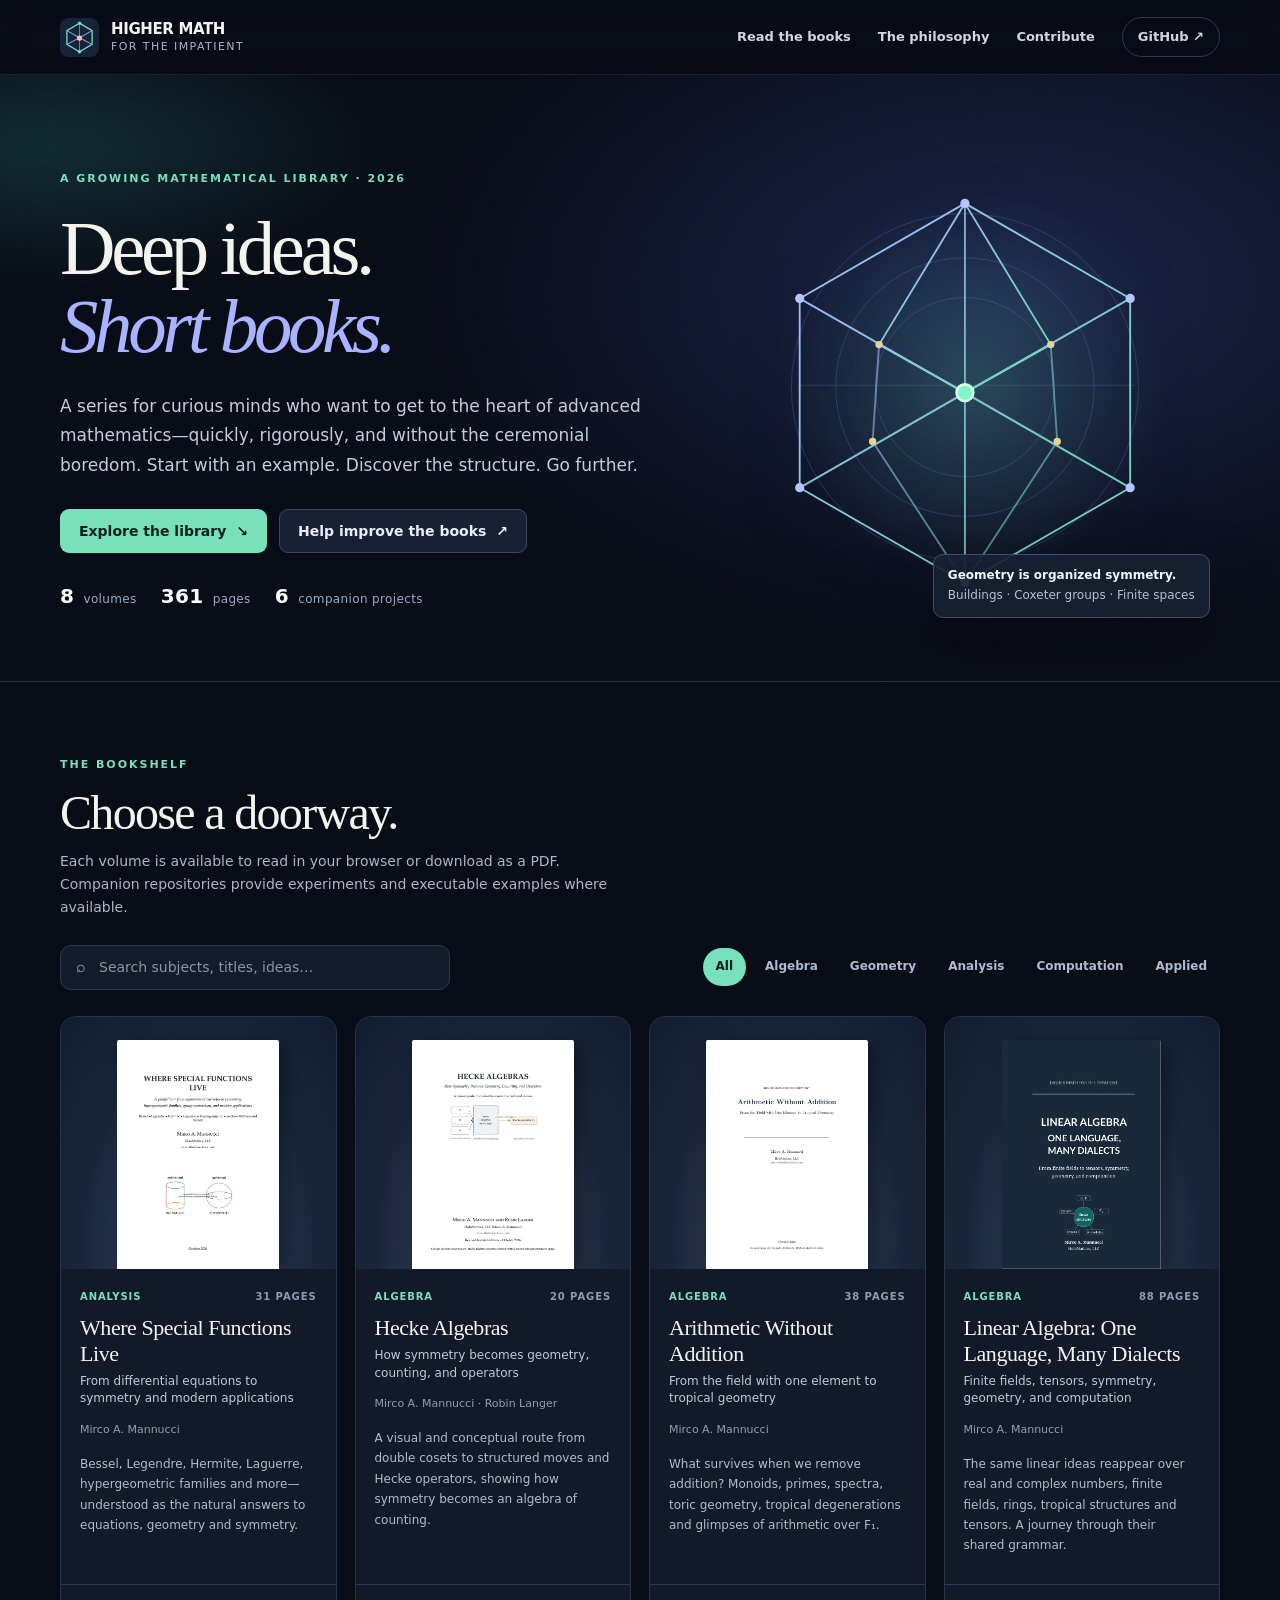
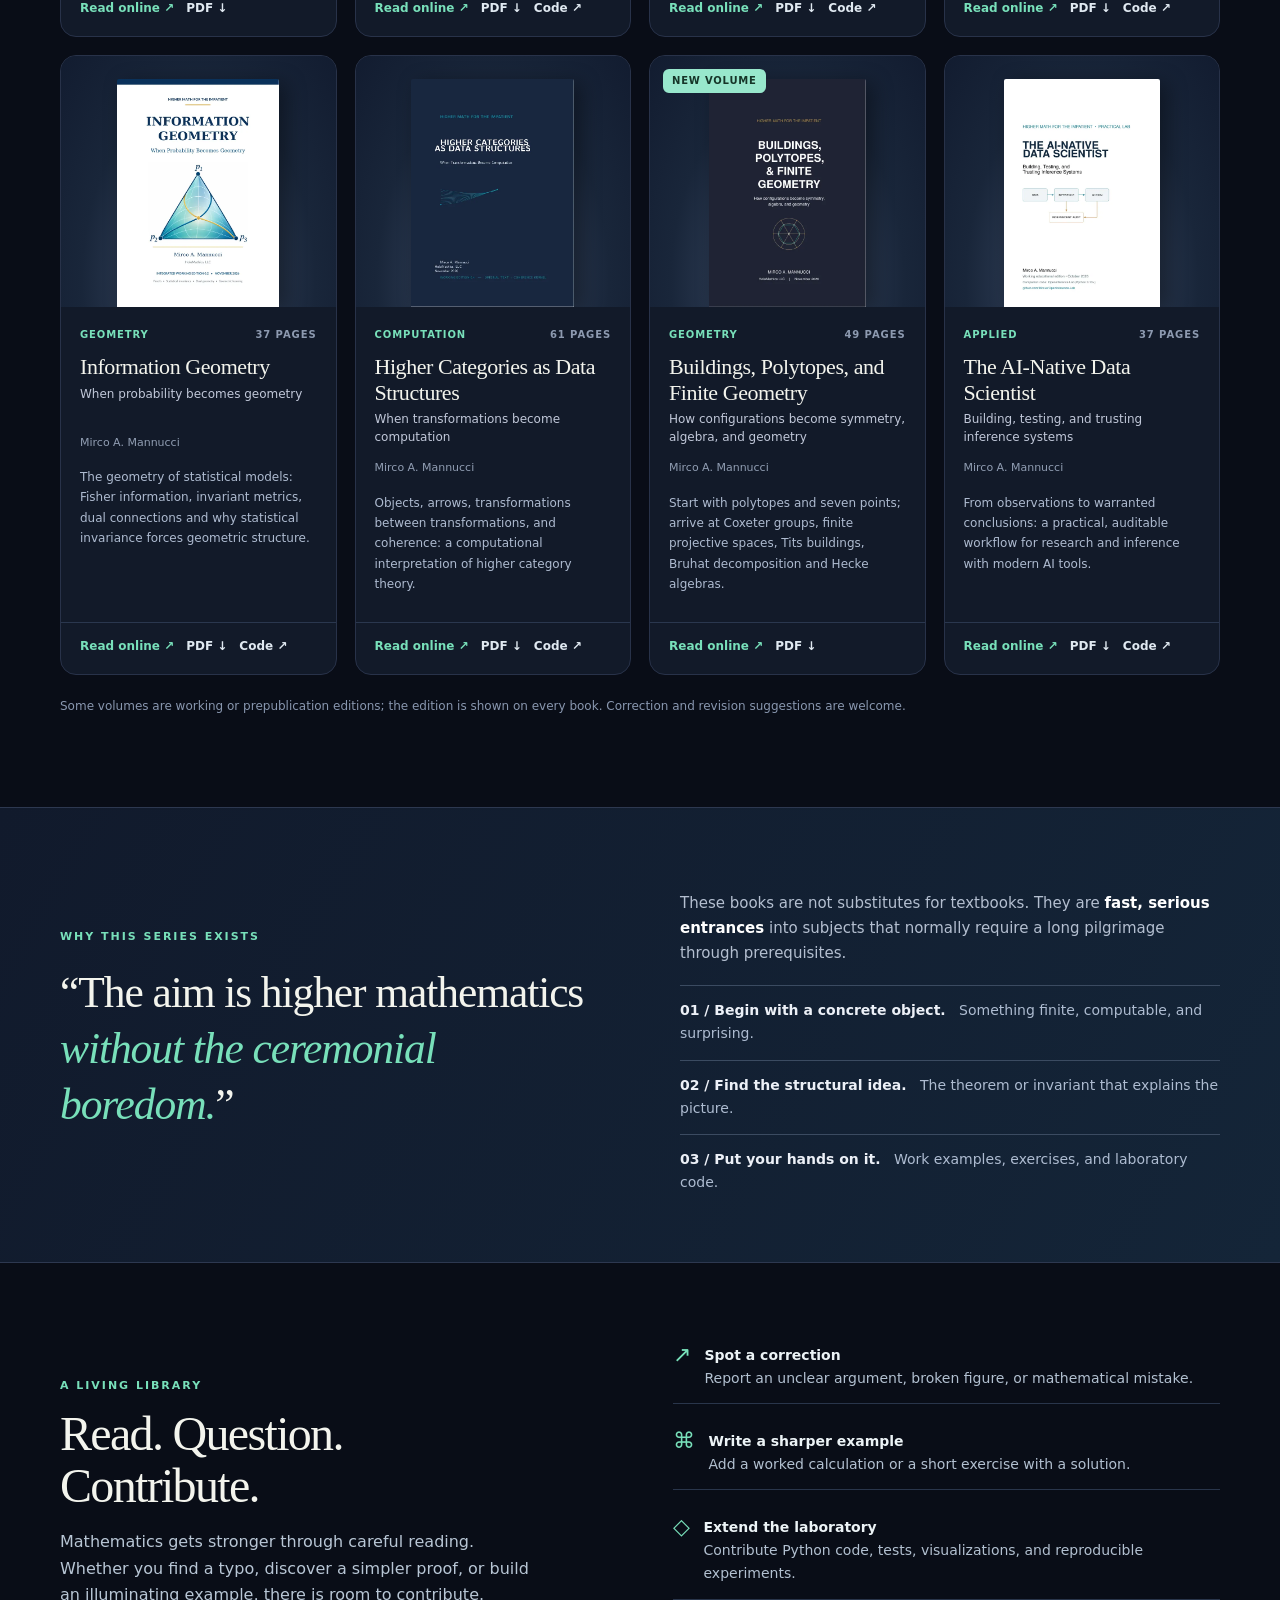
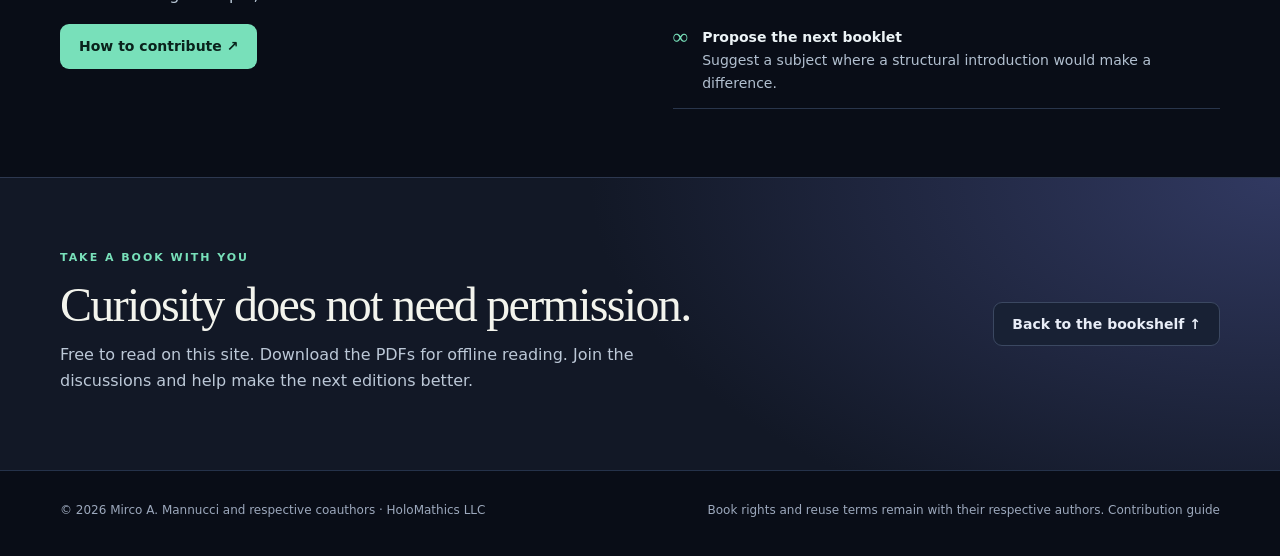
<file: index.html>
<!doctype html>
<html lang="en">
<head>
<meta charset="utf-8"><meta name="viewport" content="width=device-width,initial-scale=1">
<meta name="description" content="Higher Math for the Impatient: read and download eight short, serious mathematical books. Explore finite geometry, Hecke algebras, information geometry, higher categories, and more.">
<meta name="theme-color" content="#090d17"><meta property="og:title" content="Higher Math for the Impatient — An open mathematical library"><meta property="og:description" content="Short books. Serious ideas. No ceremonial boredom.">
<title>Higher Math for the Impatient — The Library</title>
<link rel="icon" type="image/svg+xml" href="assets/logo.svg"><link rel="stylesheet" href="assets/css/style.css">
</head>
<body>
<header class="site-header"><div class="container nav"><a href="./" class="brand" aria-label="Higher Math for the Impatient homepage"><img src="assets/logo.svg" class="logo" alt=""><span>HIGHER MATH<small>for the impatient</small></span></a><button class="menu-toggle" id="menu-toggle" aria-controls="site-menu" aria-expanded="false">Menu ☰</button><nav class="nav-links" id="site-menu" aria-label="Main navigation"><a href="#library">Read the books</a><a href="#about">The philosophy</a><a href="contribute.html">Contribute</a><a class="nav-cta" href="https://github.com/Mircus/Higher-Math-for-the-Impatient" rel="noopener noreferrer">GitHub ↗</a></nav></div></header>
<main>
<section class="hero"><div class="container hero-inner"><div><span class="eyebrow">A growing mathematical library · 2026</span><h1>Deep ideas.<br><i>Short books.</i></h1><p class="hero-text">A series for curious minds who want to get to the heart of advanced mathematics—quickly, rigorously, and without the ceremonial boredom. Start with an example. Discover the structure. Go further.</p><div class="hero-ctas"><a class="button primary" href="#library">Explore the library <span aria-hidden="true">↘</span></a><a class="button secondary" href="contribute.html">Help improve the books <span aria-hidden="true">↗</span></a></div><div class="stats"><span><strong id="volume-count">8</strong> volumes</span><span><strong id="page-count">361</strong> pages</span><span><strong>6</strong> companion projects</span></div></div><div class="hero-art" aria-hidden="true"><svg class="geometry" viewBox="0 0 520 470" xmlns="http://www.w3.org/2000/svg"><defs><linearGradient id="st" x1="0" y1="0" x2="1" y2="1"><stop stop-color="#a7b8ff"/><stop offset="1" stop-color="#69d9af"/></linearGradient><radialGradient id="hi"><stop stop-color="#6be7c9" stop-opacity=".22"/><stop offset="1" stop-color="#6be7c9" stop-opacity="0"/></radialGradient></defs><circle cx="270" cy="232" r="210" fill="url(#hi)"/><g fill="none" stroke="#626fc2" opacity=".35"><circle cx="261" cy="233" r="188"/><circle cx="261" cy="233" r="140"/><circle cx="261" cy="233" r="97"/><path d="M80 231H445M261 44v379"/></g><g fill="none" stroke="url(#st)" stroke-width="2"><path d="m261 34 179 103v205L261 445 82 342V137Z"/><path d="M261 34v411M82 137l358 205M440 137 82 342" opacity=".85"/><path d="M82 137 261 239 440 137M82 342 261 239 440 342" opacity=".75"/><path d="m261 34 93 153-93 52-93-52Z"/><path d="m168 187-7 105 100 153 100-153-7-105" opacity=".6"/></g><g fill="#b3c4ff"><circle cx="261" cy="34" r="5"/><circle cx="82" cy="137" r="5"/><circle cx="440" cy="137" r="5"/><circle cx="440" cy="342" r="5"/><circle cx="82" cy="342" r="5"/><circle cx="261" cy="445" r="5"/></g><circle cx="261" cy="239" r="9" fill="#81f5c8" stroke="#d4ffe6" stroke-width="3"/><g fill="#e6d298"><circle cx="168" cy="187" r="4"/><circle cx="354" cy="187" r="4"/><circle cx="161" cy="292" r="4"/><circle cx="361" cy="292" r="4"/></g></svg><div class="floating-caption"><b>Geometry is organized symmetry.</b>Buildings · Coxeter groups · Finite spaces</div></div></div></section>
<section class="section" id="library"><div class="container"><div class="section-heading"><div><span class="section-kicker">The bookshelf</span><h2>Choose a doorway.</h2><p>Each volume is available to read in your browser or download as a PDF. Companion repositories provide experiments and executable examples where available.</p></div></div><div class="library-tools"><label class="search-wrap"><span aria-hidden="true">⌕</span><span class="visually-hidden">Search books</span><input id="book-search" type="search" placeholder="Search subjects, titles, ideas…" autocomplete="off"></label><div class="filters" role="group" aria-label="Filter books by subject"><button class="filter-btn" data-category="All" aria-pressed="true">All</button><button class="filter-btn" data-category="Algebra" aria-pressed="false">Algebra</button><button class="filter-btn" data-category="Geometry" aria-pressed="false">Geometry</button><button class="filter-btn" data-category="Analysis" aria-pressed="false">Analysis</button><button class="filter-btn" data-category="Computation" aria-pressed="false">Computation</button><button class="filter-btn" data-category="Applied" aria-pressed="false">Applied</button></div></div><div id="book-grid" class="book-grid" aria-live="polite"></div><p class="note">Some volumes are working or prepublication editions; the edition is shown on every book. Correction and revision suggestions are welcome.</p></div></section>
<section class="section manifesto" id="about"><div class="container manifesto-grid"><div><span class="section-kicker">Why this series exists</span><p class="manifesto-quote">“The aim is higher mathematics <em>without the ceremonial boredom.</em>”</p></div><div class="manifesto-text"><p>These books are not substitutes for textbooks. They are <b>fast, serious entrances</b> into subjects that normally require a long pilgrimage through prerequisites.</p><div class="mini-list"><div class="mini-item"><strong>01 / Begin with a concrete object.</strong> Something finite, computable, and surprising.</div><div class="mini-item"><strong>02 / Find the structural idea.</strong> The theorem or invariant that explains the picture.</div><div class="mini-item"><strong>03 / Put your hands on it.</strong> Work examples, exercises, and laboratory code.</div></div></div></div></section>
<section class="section"><div class="container contribute-block"><div><span class="section-kicker">A living library</span><h2>Read. Question.<br>Contribute.</h2><p style="color:#b8c6d5;max-width:470px">Mathematics gets stronger through careful reading. Whether you find a typo, discover a simpler proof, or build an illuminating example, there is room to contribute.</p><a class="button primary" href="contribute.html">How to contribute ↗</a></div><div class="contrib-list"><div class="contrib-item"><span>↗</span><div><strong>Spot a correction</strong>Report an unclear argument, broken figure, or mathematical mistake.</div></div><div class="contrib-item"><span>⌘</span><div><strong>Write a sharper example</strong>Add a worked calculation or a short exercise with a solution.</div></div><div class="contrib-item"><span>◇</span><div><strong>Extend the laboratory</strong>Contribute Python code, tests, visualizations, and reproducible experiments.</div></div><div class="contrib-item"><span>∞</span><div><strong>Propose the next booklet</strong>Suggest a subject where a structural introduction would make a difference.</div></div></div></div></section>
<section class="bottom-cta"><div class="container bottom-inner"><div><span class="section-kicker">Take a book with you</span><h2>Curiosity does not need permission.</h2><p>Free to read on this site. Download the PDFs for offline reading. Join the discussions and help make the next editions better.</p></div><a class="button secondary" href="#library">Back to the bookshelf ↑</a></div></section>
</main><footer class="footer"><div class="container footer-inner"><span>© 2026 Mirco A. Mannucci and respective coauthors · HoloMathics LLC</span><span>Book rights and reuse terms remain with their respective authors. <a href="contribute.html">Contribution guide</a></span></div></footer>
<script src="assets/js/books.js"></script><script src="assets/js/site.js"></script>
</body></html>
</file>
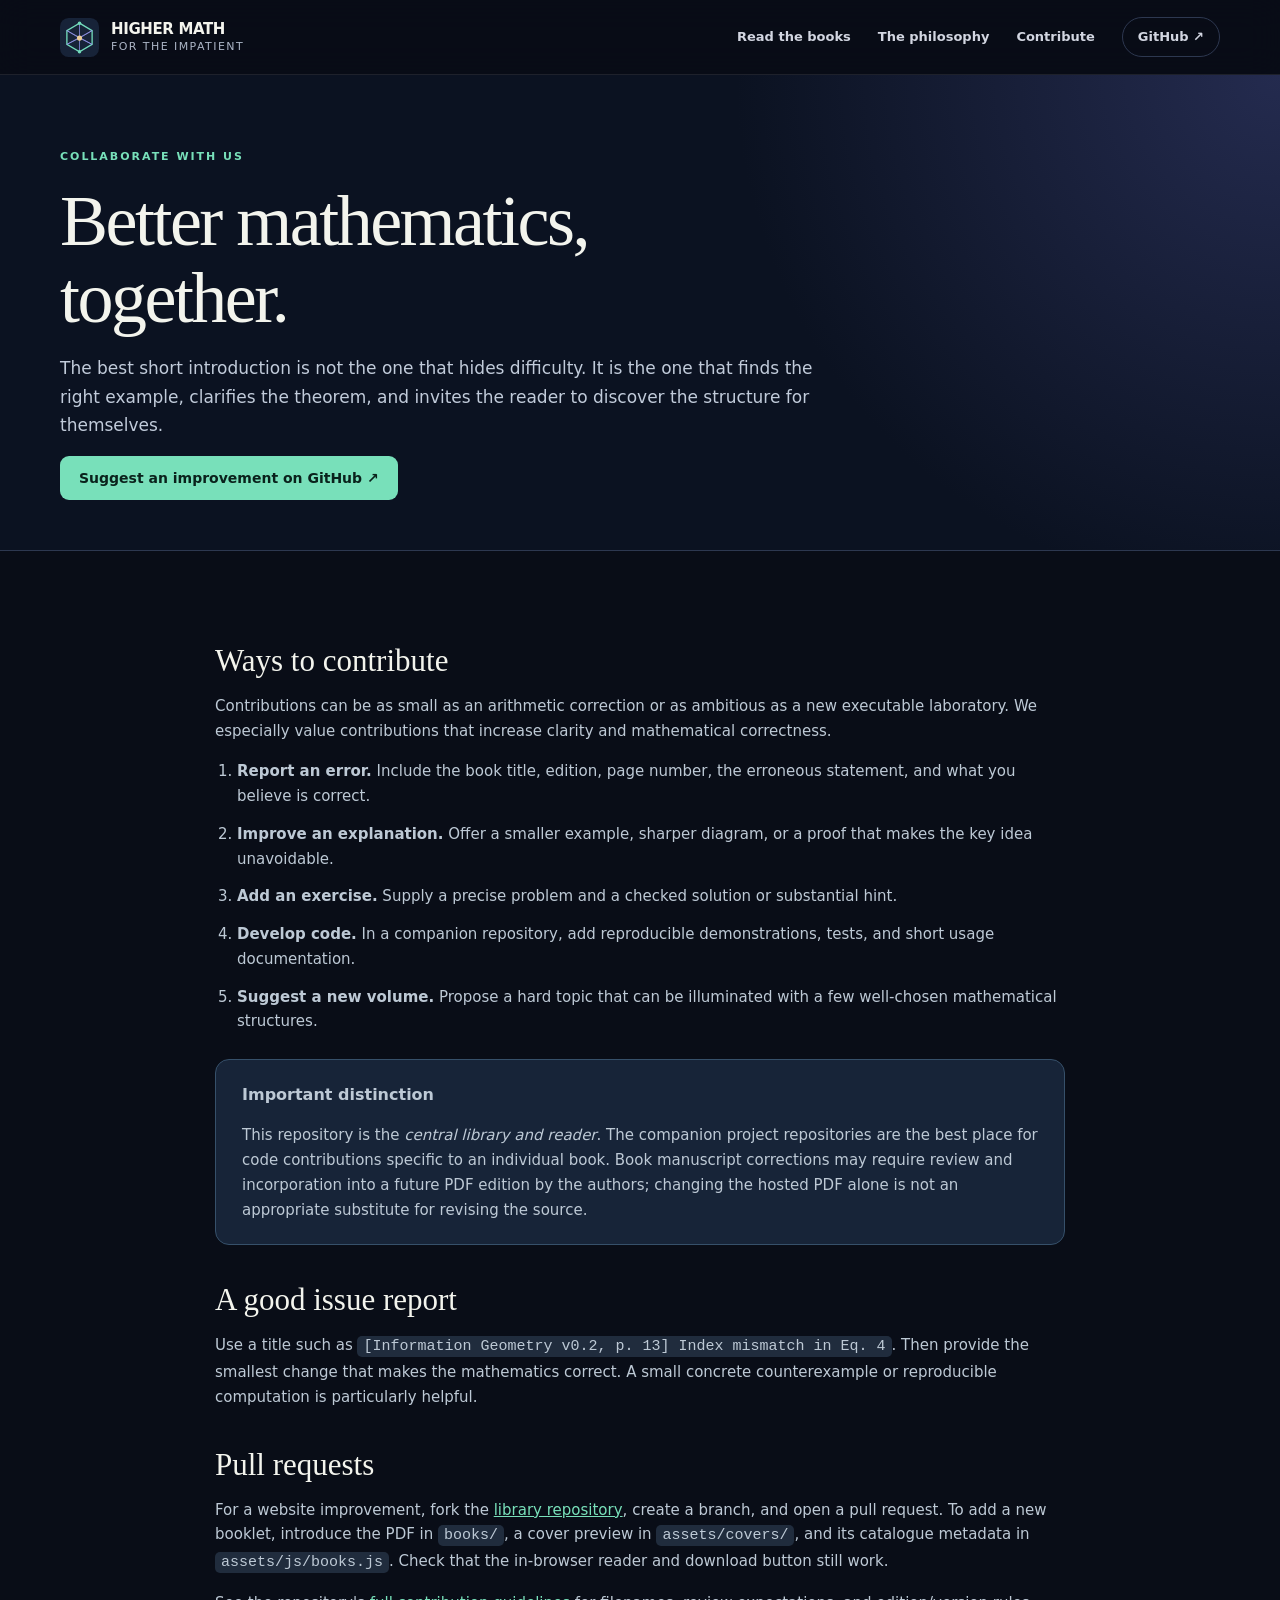
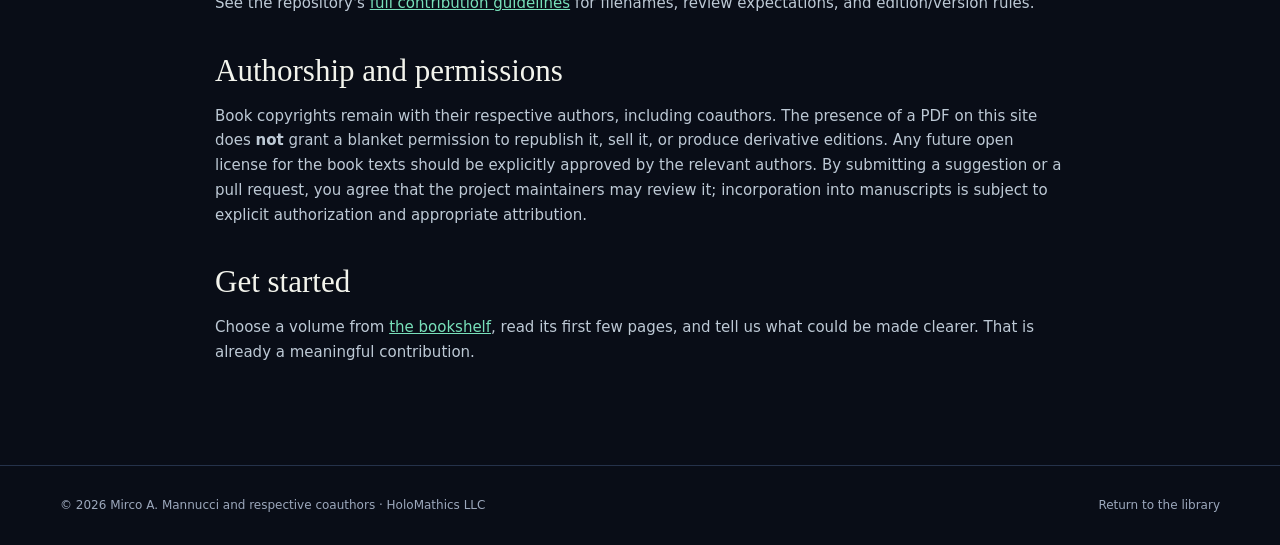
<file: contribute.html>
<!doctype html><html lang="en"><head><meta charset="utf-8"><meta name="viewport" content="width=device-width,initial-scale=1"><meta name="theme-color" content="#090d17"><meta name="description" content="Contribute a correction, new mathematical example, exercise, visualization, or executable lab to Higher Math for the Impatient."><title>Contribute — Higher Math for the Impatient</title><link rel="icon" type="image/svg+xml" href="assets/logo.svg"><link rel="stylesheet" href="assets/css/style.css"></head>
<body><header class="site-header"><div class="container nav"><a href="./" class="brand" aria-label="Higher Math for the Impatient homepage"><img src="assets/logo.svg" class="logo" alt=""><span>HIGHER MATH<small>for the impatient</small></span></a><button class="menu-toggle" id="menu-toggle" aria-controls="site-menu" aria-expanded="false">Menu ☰</button><nav class="nav-links" id="site-menu" aria-label="Main navigation"><a href="./#library">Read the books</a><a href="./#about">The philosophy</a><a href="contribute.html" aria-current="page">Contribute</a><a class="nav-cta" href="https://github.com/Mircus/Higher-Math-for-the-Impatient" rel="noopener noreferrer">GitHub ↗</a></nav></div></header>
<main><section class="page-hero"><div class="container"><span class="section-kicker">Collaborate with us</span><h1>Better mathematics,<br>together.</h1><p>The best short introduction is not the one that hides difficulty. It is the one that finds the right example, clarifies the theorem, and invites the reader to discover the structure for themselves.</p><a class="button primary" href="https://github.com/Mircus/Higher-Math-for-the-Impatient/issues/new" target="_blank" rel="noopener noreferrer">Suggest an improvement on GitHub ↗</a></div></section>
<article class="container"><div class="prose"><h2>Ways to contribute</h2><p>Contributions can be as small as an arithmetic correction or as ambitious as a new executable laboratory. We especially value contributions that increase clarity and mathematical correctness.</p>
<ol><li><strong>Report an error.</strong> Include the book title, edition, page number, the erroneous statement, and what you believe is correct.</li><li><strong>Improve an explanation.</strong> Offer a smaller example, sharper diagram, or a proof that makes the key idea unavoidable.</li><li><strong>Add an exercise.</strong> Supply a precise problem and a checked solution or substantial hint.</li><li><strong>Develop code.</strong> In a companion repository, add reproducible demonstrations, tests, and short usage documentation.</li><li><strong>Suggest a new volume.</strong> Propose a hard topic that can be illuminated with a few well-chosen mathematical structures.</li></ol>
<div class="panel"><strong>Important distinction</strong><p style="margin-bottom:0">This repository is the <em>central library and reader</em>. The companion project repositories are the best place for code contributions specific to an individual book. Book manuscript corrections may require review and incorporation into a future PDF edition by the authors; changing the hosted PDF alone is not an appropriate substitute for revising the source.</p></div>
<h2>A good issue report</h2><p>Use a title such as <code>[Information Geometry v0.2, p. 13] Index mismatch in Eq. 4</code>. Then provide the smallest change that makes the mathematics correct. A small concrete counterexample or reproducible computation is particularly helpful.</p>
<h2>Pull requests</h2><p>For a website improvement, fork the <a href="https://github.com/Mircus/Higher-Math-for-the-Impatient" target="_blank" rel="noopener noreferrer">library repository</a>, create a branch, and open a pull request. To add a new booklet, introduce the PDF in <code>books/</code>, a cover preview in <code>assets/covers/</code>, and its catalogue metadata in <code>assets/js/books.js</code>. Check that the in-browser reader and download button still work.</p>
<p>See the repository's <a href="CONTRIBUTING.md">full contribution guidelines</a> for filenames, review expectations, and edition/version rules.</p>
<h2>Authorship and permissions</h2><p>Book copyrights remain with their respective authors, including coauthors. The presence of a PDF on this site does <strong>not</strong> grant a blanket permission to republish it, sell it, or produce derivative editions. Any future open license for the book texts should be explicitly approved by the relevant authors. By submitting a suggestion or a pull request, you agree that the project maintainers may review it; incorporation into manuscripts is subject to explicit authorization and appropriate attribution.</p>
<h2>Get started</h2><p>Choose a volume from <a href="./#library">the bookshelf</a>, read its first few pages, and tell us what could be made clearer. That is already a meaningful contribution.</p></div></article>
</main><footer class="footer"><div class="container footer-inner"><span>© 2026 Mirco A. Mannucci and respective coauthors · HoloMathics LLC</span><span><a href="./">Return to the library</a></span></div></footer><script src="assets/js/reader.js"></script></body></html>
</file>
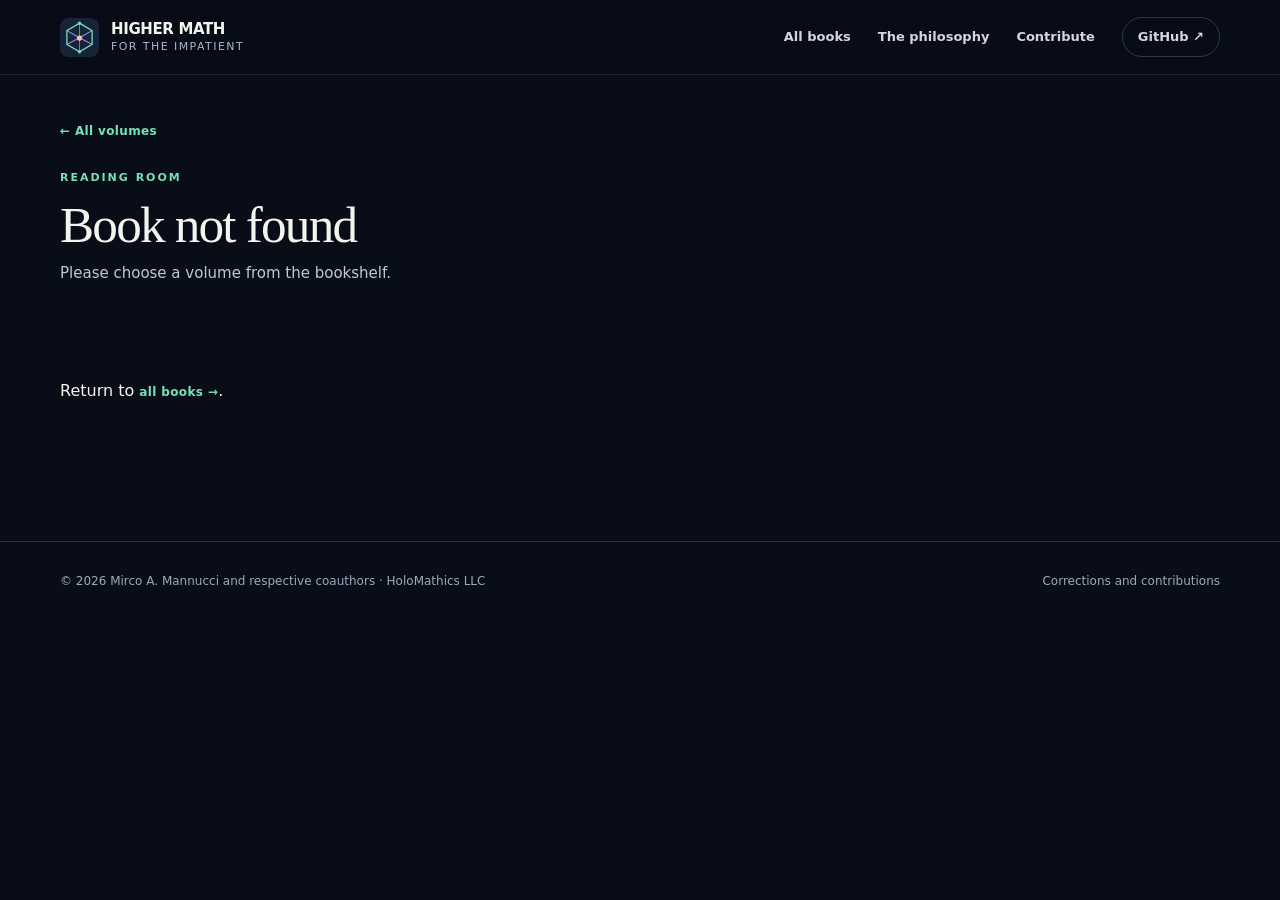
<file: reader.html>
<!doctype html>
<html lang="en"><head><meta charset="utf-8"><meta name="viewport" content="width=device-width,initial-scale=1"><meta name="theme-color" content="#090d17"><meta name="description" content="Read Higher Math for the Impatient books online, and download the PDFs for offline reading."><title>Reading Room — Higher Math for the Impatient</title><link rel="icon" type="image/svg+xml" href="assets/logo.svg"><link rel="stylesheet" href="assets/css/style.css"></head>
<body><header class="site-header"><div class="container nav"><a href="./" class="brand" aria-label="Higher Math for the Impatient homepage"><img src="assets/logo.svg" class="logo" alt=""><span>HIGHER MATH<small>for the impatient</small></span></a><button class="menu-toggle" id="menu-toggle" aria-controls="site-menu" aria-expanded="false">Menu ☰</button><nav class="nav-links" id="site-menu" aria-label="Main navigation"><a href="./#library">All books</a><a href="./#about">The philosophy</a><a href="contribute.html">Contribute</a><a class="nav-cta" href="https://github.com/Mircus/Higher-Math-for-the-Impatient" rel="noopener noreferrer">GitHub ↗</a></nav></div></header>
<main><section class="container read-top"><a class="back-link" href="./#library">← All volumes</a><div id="read-heading" class="read-head"><div><span class="section-kicker">Reading room</span><h1>Choose a volume</h1><p>Open a book from the library.</p></div></div></section><section class="container read-layout"><div id="read-view" class="read-missing"><p>Select a book from the <a href="./#library" class="back-link">library</a> to open the PDF.</p></div></section></main>
<footer class="footer"><div class="container footer-inner"><span>© 2026 Mirco A. Mannucci and respective coauthors · HoloMathics LLC</span><span><a href="contribute.html">Corrections and contributions</a></span></div></footer><script src="assets/js/books.js"></script><script src="assets/js/reader.js"></script></body></html>
</file>
<file: assets/css/style.css>
:root{--bg:#090d17;--surface:#111827;--surface2:#171f31;--surface3:#202b41;--line:#2d3850;--ink:#f3f4ed;--muted:#acb6c6;--soft:#8291a7;--emerald:#78e0ba;--gold:#e3c68d;--indigo:#aab3ff;--radius:17px;--max:1160px;--shadow:0 26px 70px rgba(0,0,0,.29)}
*{box-sizing:border-box}html{scroll-behavior:smooth}body{margin:0;background:var(--bg);color:var(--ink);font:16px/1.65 system-ui,-apple-system,BlinkMacSystemFont,"Segoe UI",sans-serif}a{color:inherit;text-decoration:none}a:focus-visible,button:focus-visible,input:focus-visible{outline:3px solid var(--emerald);outline-offset:3px}button,input{font:inherit}button{cursor:pointer}button:disabled{cursor:not-allowed}::selection{background:#b6f1d6;color:#102018}.container{width:min(var(--max),calc(100% - 48px));margin:auto}.visually-hidden{position:absolute;width:1px;height:1px;padding:0;margin:-1px;overflow:hidden;clip:rect(0,0,0,0);white-space:nowrap;border:0}
.site-header{position:sticky;top:0;z-index:50;background:rgba(9,13,23,.92);backdrop-filter:blur(16px);border-bottom:1px solid rgba(255,255,255,.09)}.nav{height:74px;display:flex;align-items:center;justify-content:space-between;gap:22px}.brand{display:flex;align-items:center;gap:12px;font-weight:760;letter-spacing:-.025em;font-size:15px;line-height:1.22}.brand small{color:var(--muted);font-size:11px;display:block;font-weight:500;letter-spacing:.13em;text-transform:uppercase;margin-top:2px}.logo{width:39px;height:39px;flex-shrink:0}.nav-links{display:flex;gap:27px;align-items:center;font-size:13px;font-weight:650;color:#d2d6e1}.nav-links a:hover,.text-link:hover{color:var(--emerald)}.nav-links .nav-cta{border:1px solid var(--line);border-radius:100px;padding:8px 15px}.menu-toggle{display:none;background:var(--surface);border:1px solid var(--line);border-radius:9px;color:white;padding:7px 12px}
.hero{position:relative;overflow:hidden;padding:89px 0 68px;border-bottom:1px solid #25304a;background:radial-gradient(ellipse 850px 500px at 79% 35%,#1b2448 0%,rgba(13,18,31,0) 72%),radial-gradient(ellipse 500px 200px at 4% 12%,#122c33 0%,transparent 70%)}.hero-inner{display:grid;grid-template-columns:1.08fr .92fr;align-items:center;gap:45px}.eyebrow{color:var(--emerald);text-transform:uppercase;letter-spacing:.18em;font-size:11px;font-weight:800}.hero h1{font:normal clamp(51px,6vw,87px)/1.01 Georgia,"Times New Roman",serif;letter-spacing:-.056em;margin:20px 0 26px;max-width:690px}.hero h1 i{font-style:italic;color:var(--indigo)}.hero-text{max-width:585px;color:#c4cedb;font-size:17px;line-height:1.76;margin:0}.hero-ctas{display:flex;gap:12px;flex-wrap:wrap;margin:28px 0 27px}.button{display:inline-flex;justify-content:center;align-items:center;gap:10px;font-size:14px;font-weight:750;border-radius:9px;padding:12px 18px;line-height:1.3;border:1px solid transparent;transition:transform .18s,background .18s,border-color .18s}.button:hover{transform:translateY(-2px)}.button.primary{color:#0a221c;background:var(--emerald)}.button.primary:hover{background:#a0f4d1}.button.secondary{background:#182134;color:#e8edf7;border-color:#3b4861}.button.secondary:hover{border-color:#8295ae}.button.tertiary{background:#242b42;color:#edf1fb;border-color:var(--line)}.stats{display:flex;gap:24px;align-items:center;flex-wrap:wrap;color:#9baac0;font-size:12px;letter-spacing:.03em}.stats strong{color:#fff;font-size:20px;font-weight:650;margin-right:5px}.hero-art{position:relative;min-height:442px;display:grid;place-items:center}.geometry{width:min(100%,480px);height:auto;filter:drop-shadow(0 14px 26px rgba(24,19,61,.65))}.floating-caption{position:absolute;bottom:-8px;right:2%;background:#172132ed;border:1px solid #3f4d6c;border-radius:10px;padding:11px 14px;color:#b6c0d1;font-size:12px;box-shadow:var(--shadow)}.floating-caption b{display:block;color:#f1f5ff;font-weight:700}.section{padding:68px 0}.section-heading{display:flex;justify-content:space-between;align-items:end;gap:25px;margin-bottom:25px}.section-heading h2,.contribute-block h2,.bottom-cta h2{font:normal clamp(35px,4vw,48px)/1.1 Georgia,serif;letter-spacing:-.035em;margin:10px 0}.section-heading p{margin:0;color:var(--muted);max-width:550px;font-size:14px}.section-kicker{font-size:11px;letter-spacing:.18em;text-transform:uppercase;color:var(--emerald);font-weight:800}.library-tools{display:flex;gap:15px;flex-wrap:wrap;margin:26px 0 26px;justify-content:space-between;align-items:center}.search-wrap{border:1px solid var(--line);border-radius:11px;display:flex;align-items:center;gap:11px;padding:0 15px;background:#121c2b;flex:1;max-width:390px;min-width:220px;color:var(--muted)}.search-wrap input{height:43px;background:transparent;border:0;color:var(--ink);width:100%;font-size:14px;outline:none}.search-wrap input::placeholder{color:#8695ab}.filters{display:flex;flex-wrap:wrap;gap:6px}.filter-btn{font-size:12px;font-weight:700;padding:8px 12px;border:1px solid transparent;border-radius:30px;background:transparent;color:#aebbd0}.filter-btn:hover{color:white;border-color:#3a4962}.filter-btn[aria-pressed=true]{color:#0b1f1a;background:var(--emerald)}.book-grid{display:grid;grid-template-columns:repeat(4,1fr);gap:18px}.book-card{background:#121a29;border:1px solid #283249;border-radius:16px;overflow:hidden;display:flex;flex-direction:column;min-width:0;transition:transform .2s,border-color .2s,box-shadow .2s}.book-card:hover{transform:translateY(-4px);border-color:#5e6e8d;box-shadow:0 18px 38px rgba(0,0,0,.18)}.cover-wrap{aspect-ratio:1.09/1;overflow:hidden;display:flex;justify-content:center;align-items:center;position:relative;padding:23px 20px 0;background:radial-gradient(ellipse at 50% 90%,#41516d 0%,#19263a 60%,#121c30 100%)}.cover-wrap img{height:100%;width:auto;max-width:90%;object-fit:cover;object-position:top;border-radius:2px 2px 0 0;box-shadow:7px 4px 20px rgba(0,0,0,.38);transition:transform .2s}.book-card:hover .cover-wrap img{transform:translateY(-5px) scale(1.015)}.cover-flag{position:absolute;left:13px;top:13px;background:#98e7cc;color:#163528;font-size:10px;text-transform:uppercase;letter-spacing:.08em;font-weight:850;padding:4px 9px;border-radius:6px}.book-content{padding:20px 19px 12px;display:flex;flex-direction:column;flex:1}.book-meta{display:flex;justify-content:space-between;gap:5px;align-items:center;color:#8d9ab0;text-transform:uppercase;letter-spacing:.09em;font-size:10px;font-weight:800}.book-meta span:first-child{color:var(--emerald)}.book-title{margin:10px 0 6px;font:normal 22px/1.17 Georgia,serif;letter-spacing:-.02em}.book-title a:hover{color:var(--emerald)}.book-subtitle{margin:0;color:#c1c8d9;font-size:12px;line-height:1.48;min-height:36px}.book-authors{color:#919eb3;font-size:11px;margin:12px 0 7px}.book-summary{font-size:12px;line-height:1.7;color:#aebbd0;margin:8px 0 16px;flex:1}.book-actions{display:flex;gap:12px;align-items:center;flex-wrap:wrap;border-top:1px solid #2a374e;padding:14px 19px 17px}.book-actions a{color:#e0e9f1;font-size:12px;font-weight:750}.book-actions a:first-child{color:var(--emerald)}.book-actions a:hover{text-decoration:underline}.empty{border:1px dashed #3e516a;border-radius:14px;padding:30px;color:var(--muted);text-align:center}.note{font-size:12px;color:#8997af;margin:22px 0}.break{border:0;border-top:1px solid var(--line)}.manifesto{background:linear-gradient(120deg,#111a2c,#142538);border-top:1px solid var(--line);border-bottom:1px solid var(--line)}.manifesto-grid{display:grid;grid-template-columns:1fr 1fr;gap:80px;align-items:center}.manifesto-quote{font:normal clamp(29px,3.4vw,47px)/1.29 Georgia,serif;letter-spacing:-.025em;margin:16px 0}.manifesto-quote em{color:var(--emerald)}.manifesto-text{color:#b4bfd0;font-size:15px}.manifesto-text b{color:#fff}.mini-list{display:grid;gap:14px;margin-top:20px}.mini-item{border-top:1px solid #3b4b61;padding-top:13px;color:#aebcd1;font-size:14px}.mini-item strong{color:#ecf0f7;margin-right:9px}.contribute-block{display:grid;grid-template-columns:1fr 1fr;gap:65px;align-items:center}.contrib-list{display:grid;gap:13px}.contrib-item{display:flex;gap:14px;align-items:flex-start;padding:13px 0;border-bottom:1px solid #29354b;color:#b2c0d0;font-size:14px}.contrib-item span{color:var(--emerald);font-family:Georgia,serif;font-size:22px;line-height:1}.contrib-item strong{display:block;color:#ecf3f6;font-size:14px}.bottom-cta{padding:65px 0;background:radial-gradient(ellipse 70% 170% at 100% 0%,#313961,#121826 77%);border-top:1px solid var(--line)}.bottom-inner{display:flex;align-items:center;justify-content:space-between;gap:30px}.bottom-cta p{max-width:600px;color:#bcc8d7;margin:10px 0}.footer{padding:30px 0 35px;border-top:1px solid #25324a;color:#9ca8bc;font-size:12px}.footer-inner{display:flex;gap:15px;justify-content:space-between;flex-wrap:wrap}.footer a:hover{color:var(--emerald)}
/* reading room */
.read-top{padding:42px 0 27px}.back-link{display:inline-block;color:var(--emerald);font-weight:750;font-size:12px;letter-spacing:.03em}.read-head{display:flex;justify-content:space-between;gap:24px;align-items:end;margin-top:20px}.read-head h1{font:normal clamp(36px,4vw,60px)/1.03 Georgia,serif;letter-spacing:-.035em;margin:9px 0}.read-head p{color:#bdc9db;margin:0;font-size:15px}.read-authors{font-size:12px;color:#8ea0ba;margin-top:11px}.read-toolbar{display:flex;gap:9px;flex-wrap:wrap}.read-layout{padding-bottom:70px}.reader-frame{border:1px solid #475571;border-radius:12px;overflow:hidden;background:#212b3f;box-shadow:var(--shadow)}.reader-frame iframe{width:100%;height:min(84vh,1020px);border:0;display:block;background:#fff}.read-footer{display:flex;justify-content:space-between;gap:20px;flex-wrap:wrap;padding:15px 0;color:#9caac0;font-size:12px}.read-footer a{color:var(--emerald)}.read-missing{padding:50px 0}
/* contributes */
.page-hero{padding:67px 0 50px;background:radial-gradient(ellipse 50% 130% at 100% 0,#242b4f,#0b1221 85%);border-bottom:1px solid var(--line)}.page-hero h1{font:normal clamp(42px,6vw,72px)/1.07 Georgia,serif;letter-spacing:-.035em;margin:15px 0}.page-hero p{max-width:770px;color:#c1cbda;font-size:17px}.prose{max-width:850px;margin:auto;padding:55px 0 85px;color:#bdc9d5}.prose h2{font:normal 31px Georgia,serif;color:var(--ink);margin:37px 0 12px}.prose h3{color:#ecf3f5;margin:30px 0 10px}.prose p,.prose li{font-size:15px}.prose a{color:var(--emerald);text-decoration:underline}.prose code{background:#202c3d;padding:2px 6px;border-radius:5px}.prose ol{padding-left:22px}.prose li{margin-bottom:13px}.prose .panel{padding:22px 26px;background:#172438;border:1px solid #36506a;border-radius:14px;margin:25px 0}
@media(max-width:1040px){.book-grid{grid-template-columns:repeat(3,1fr)}.hero h1{font-size:64px}.hero-art{min-height:390px}.manifesto-grid{gap:40px}}@media(max-width:780px){.hero-inner{grid-template-columns:1fr}.hero{padding:62px 0 55px}.hero h1{font-size:clamp(48px,10vw,77px)}.hero-art{min-height:295px}.geometry{max-width:390px}.book-grid{grid-template-columns:repeat(2,1fr)}.manifesto-grid,.contribute-block{grid-template-columns:1fr;gap:15px}.bottom-inner{align-items:flex-start;flex-direction:column}.read-head{align-items:start;flex-direction:column}.reader-frame iframe{height:70vh}.section{padding:56px 0}.nav-links{gap:13px}}@media(max-width:560px){.container{width:calc(100% - 32px)}.nav{height:64px}.brand{font-size:13px}.brand small{font-size:10px}.logo{width:33px;height:33px}.menu-toggle{display:block}.nav-links{display:none;position:absolute;top:64px;left:0;right:0;background:#0e1724;flex-direction:column;align-items:stretch;padding:17px 25px 22px;gap:15px;border-bottom:1px solid var(--line)}.nav-links.open{display:flex}.nav-links .nav-cta{align-self:flex-start}.hero h1{font-size:48px}.hero-text{font-size:15px}.hero-art{min-height:255px}.floating-caption{bottom:0}.stats{gap:16px}.book-grid{grid-template-columns:repeat(2, minmax(0,1fr));gap:10px}.cover-wrap{padding:13px 8px 0;aspect-ratio:1.15/1}.book-content{padding:14px 11px 9px}.book-title{font-size:17px}.book-subtitle{font-size:11px;min-height:0}.book-summary{display:none}.book-authors{font-size:10px}.book-actions{padding:13px 11px;gap:9px}.book-actions a{font-size:11px}.book-meta{font-size:9px}.book-meta span:last-child{white-space:nowrap}.library-tools{align-items:stretch;flex-direction:column}.search-wrap{max-width:none}.filter-btn{font-size:11px;padding:6px 9px}.hero-ctas .button{font-size:13px}.section-heading{align-items:start;flex-direction:column}.read-top{padding:28px 0 20px}.read-toolbar{width:100%}.read-toolbar .button{padding:11px 12px}.reader-frame iframe{height:64vh}.page-hero{padding:50px 0 40px}.prose{padding:25px 0 55px}}
@media(prefers-reduced-motion:reduce){html{scroll-behavior:auto}.book-card,.cover-wrap img,.button{transition:none}}
</file>
